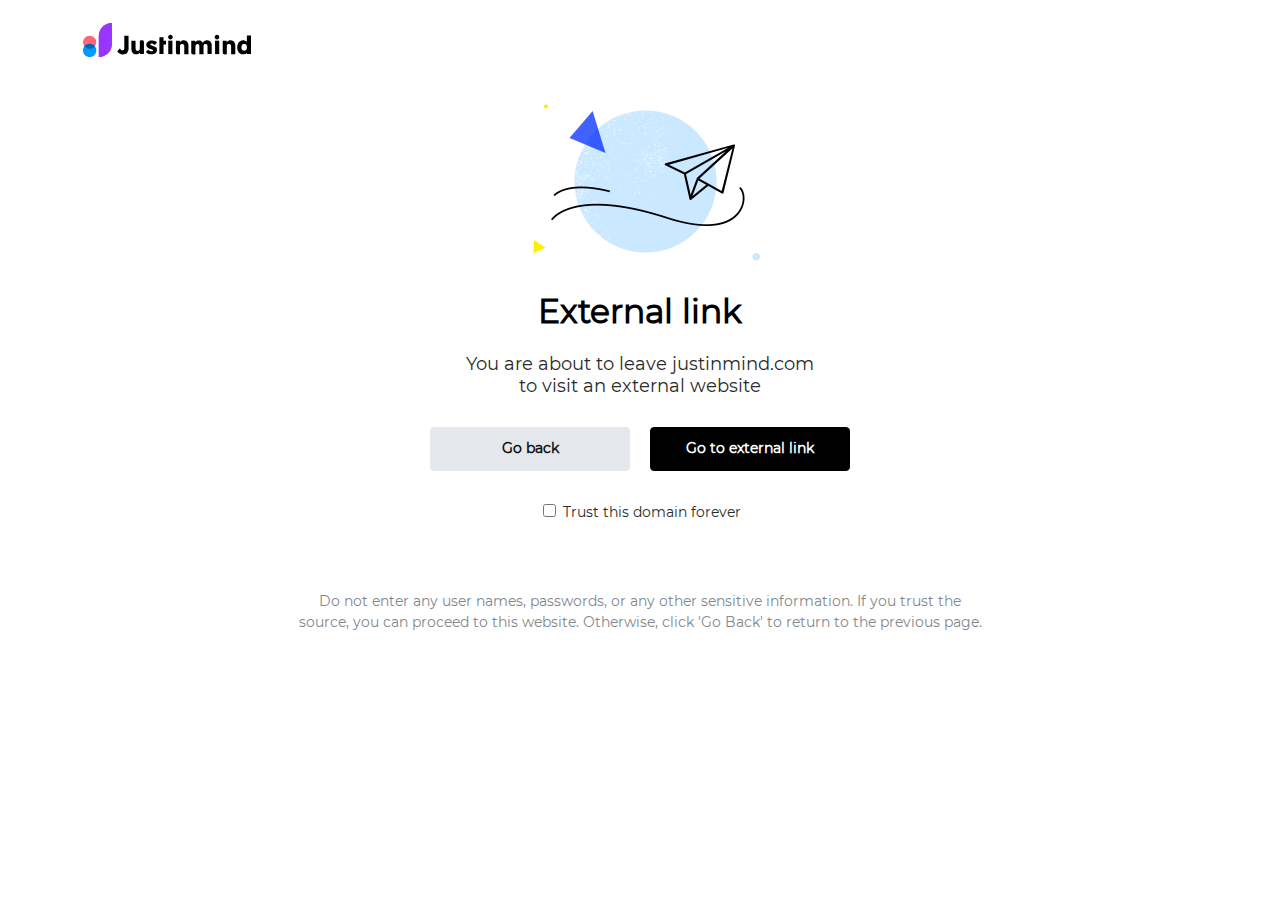
<file: P3/Entrega1/Prototipos/papel_JustinMind/TaskHeroes/TaskHeroe/resources/jim/html/external.html>
<!DOCTYPE html PUBLIC "-//W3C//DTD XHTML 1.1//EN" "http://www.w3.org/TR/xhtml11/DTD/xhtml11.dtd">
<html>
  <head>
    <meta http-equiv="content-type" content="text/html; charset=utf-8" />
    <meta name="viewport" content="viewport-fit=cover, initial-scale=1.0, maximum-scale=1.0, minimum-scale=1.0, user-scalable=0">
    <title>External Link warning</title>
    <style type="text/css">
      body { background-color: #ffffff; font-family: 'JIM-Sans-Regular'; }
      
      .button {
	    background-color: #000000;
	    color: #FFFFFF;
	    display: inline-block;
	    font-size: 14px;
	    height: 42px;
	    line-height: 40px;
	    min-width: 198px;
	    text-align: center;
	    text-decoration: none;
	    font-weight:600;
	    cursor: pointer;
		border-radius: 4px;
		border-color: #000000;
		border-width: 1px;
		border-style: solid;
		transition: background-color .4s ease-in-out;
	  }
	  
	  .button.dark:hover {
	    background-color: #FFFFFF;
		color: #000000;
	  }
	  
	  .button.light {
	  	background-color: #E4E7EB;
		border-color: #E4E7EB;
	  	color: #121212;
		transition: opacity .4s ease-in-out;
	  }
	  .button.light:hover {
		opacity: 0.4;
		-webkit-font-smoothing: antialiased;
	  }
	  
      #logo {
    	height: 78px;
    	line-height: 78px;
    	position: relative;
		padding: 0px;
		margin: 23px 0 0 75px;
      }

	  #logo img {
	  	width: 168px;
		height: 33.6px;
    	max-height: 33.6px;
    	max-width: 168px;
    	vertical-align: top;
	  }
	  
	  #planeLogo {
		text-align: center;
	  }
	  
	  #planeLogo img {
		width: 290px;
		height: 164px;
		max-width: 290px;
		max-height: 164px;
	  }
	  
	  h1 {
	  	font-family: 'JIM-Sans-Regular';
	  	color: #000000;
		font-size: 33px;
		text-align: center;
	  }
	  
	  .subTitle {
		color: #2B2B2B;
		font-size: 18px;
		text-align: center;
		margin-bottom: 30px;
	  }
	  
	  .subSubTitle {
		color: #82888C;
		font-size: 14px;	
		text-align: center;
		margin-top: 70px;
		margin-bottom: 8px;
		line-height: 1.5;
	  }
	  
	  .buttons {
		text-align: center;
    	display: flex;
    	flex-wrap: wrap;
    	flex-direction: row;
    	gap: 20px;
    	align-items: center;
    	justify-content: center;
	  }
	  
	  p, div {
	  	color: #2B2B2B;
	  }
	  
	  .bold {
	  	display: contents;
		font-weight: bold;
		font-family: 'JIM-Sans-Regular';
	  }
	  
	  #link, #domain {
	  	display: contents;
	  }
	  
	  #externalLinkBox {
	  	margin: 0 auto;
	  	max-width: 750px;
	  }
	  
	  @font-face {
		font-family: 'JIM-Sans-Regular';
		src: url('../css/fonts/Montserrat-Regular.ttf') format('truetype');
	  }
	  
	  @font-face {
		font-family: 'JIM-Sans-Light';
		src: url('../css/fonts/Montserrat-Light.ttf') format('truetype');
	  }
	  
	  .checkbox-wrapper{
	  	color: #2b2b2b;
	  	font-size: 14px;
	  	text-align:center;
	  	margin-top: 30px;
	  }
	  
	  #trust{
	  	accent-color: #2b2b2b;
	  }
	  
	  @media (max-width: 500px) {
	  	#logo img { display:none; }
	  }

    </style>
  </head>
  <body>
    <div id="editButtonPage">
	    <div id="logo"><img src="../images/logos/justinmind-logo-top.svg"/></div>

		<div id="externalLinkBox">
			<div id="planeLogo"><img src="../images/logos/externalTopImage.png"/></div>
			<h1>External link</h1>
		    <p class="subTitle">You are about to leave justinmind.com<br> to visit an external website</p>
			<div class="buttons">
				<div id="backButton" class="button light">Go back</div>
				<div id="goButton" class="button dark">Go to external link</div>
			</div>
			<div class="checkbox-wrapper">
  				<input id="trust" class="" type="checkbox" aria-hidden="true" />
  				<label for="trust">Trust this domain forever</label>
			</div>
			<p class="subSubTitle" >Do not enter any user names, passwords, or any other sensitive information. If you trust the<br>source, you can proceed to this website. Otherwise, click 'Go Back' to return to the previous page.</p>
	   </div>
    </div>
  </body>
  
  
  <script type="text/javascript">
  
  	var isTab, url;
  
  	window.onload = function() {
  		var searchParams = new URLSearchParams(window.location.search);
		url = searchParams.get('url');
		isTab = searchParams.get('tab');
		
		console.log(getDomain(url, true));
	};
  
	document.getElementById("backButton").addEventListener("click", function() { window.history.back(); });
	document.getElementById("goButton").addEventListener("click", function() { 
		if(isTab === "false") {
			window.location.replace(url);
		}
		else {
			popup = window.open(url, "_blank");
            popup.focus();
		}
	});
	
	function getDomain(url, subdomain) {
    	subdomain = subdomain || false;
		url = url.replace(/(https?:\/\/)?(www.)?(cloud.)?/i, '');

    	if (!subdomain) {
        	url = url.split('.');
        	url = url.slice(url.length - 2).join('.');
    	}

    	if (url.indexOf('/') !== -1) {
        	return url.split('/')[0];
    	}

    	return url;
	}
	
	function setCookie(name,value,days) {
	    var expires = "";
	    if (days) {
	        var date = new Date();
	        date.setTime(date.getTime() + (days*24*60*60*1000));
	        expires = "; expires=" + date.toUTCString();
	    }
	    document.cookie = name + "=" + (value || "")  + expires + "; path=/";
	}
	function getCookie(name) {
	    var nameEQ = name + "=";
	    var ca = document.cookie.split(';');
	    for(var i=0;i < ca.length;i++) {
	        var c = ca[i];
	        while (c.charAt(0)==' ') c = c.substring(1,c.length);
	        if (c.indexOf(nameEQ) == 0) return c.substring(nameEQ.length,c.length);
	    }
	    return null;
	}
	
	var checkbox = document.getElementById('trust');

	checkbox.addEventListener('change', function() {
		var cookie = getCookie('jim-trusted-domains');
        var domain = getDomain(url, true);
	    if (this.checked) {
	    	if(cookie==null){
	    		setCookie('jim-trusted-domains',domain,365);
	    	} else {
	    		var domains=cookie.split(',');
        		var exists=false;
        		domains.forEach(function (item, index) {
					if(item===domain){
						exists=true;
					}
        		});
		        if(!exists){
		        	setCookie('jim-trusted-domains',cookie + ','+ domain,365);
		        }
	    	}
	    } else {
	        if(cookie!=null){
	        	if(cookie.includes(domain)){
	        		var domains=cookie.split(',');
	        		var newCookie='';
	        		domains.forEach(function (item, index) {
						if(item!==domain && item.trim()!==''){
							newCookie += item + ',';
						}
	        		});
		        	setCookie('jim-trusted-domains', newCookie ,365);
		        }
	        }
	    }
	});

	
  </script>
  
</html>
</file>
